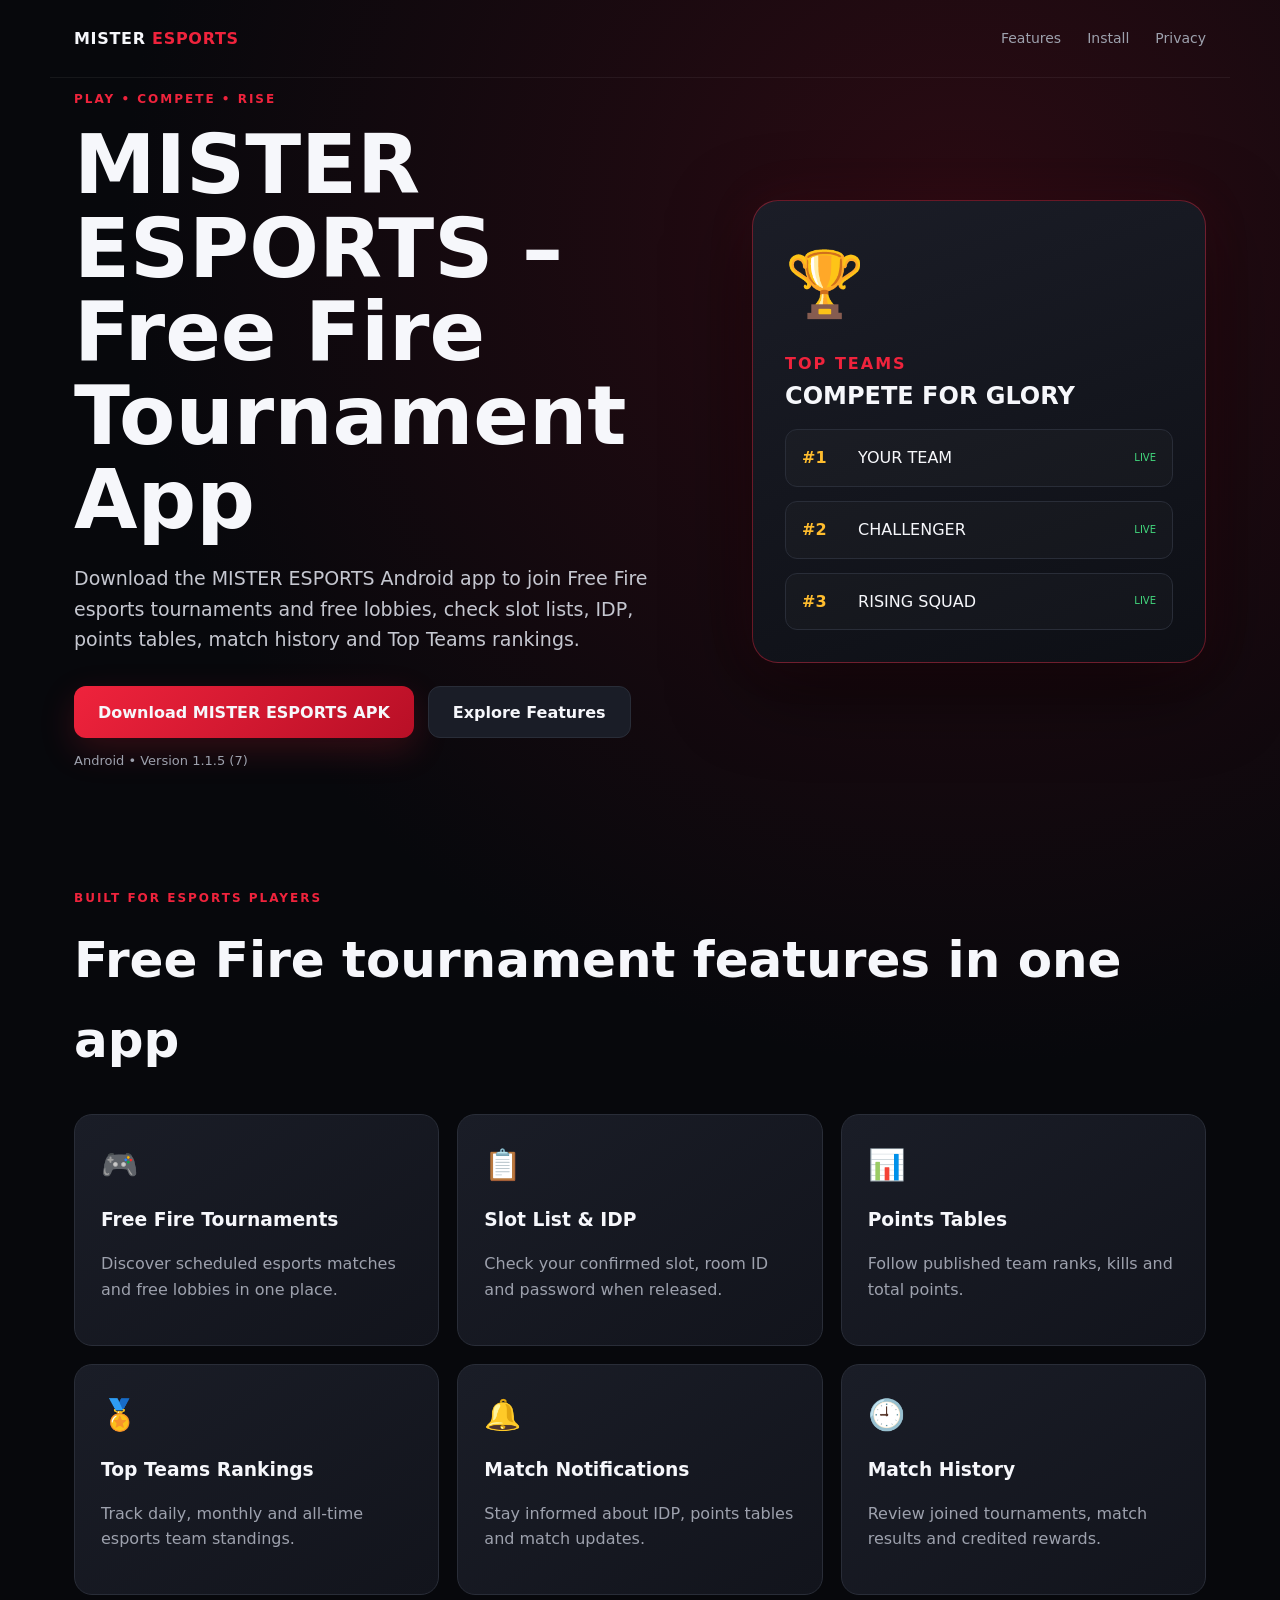
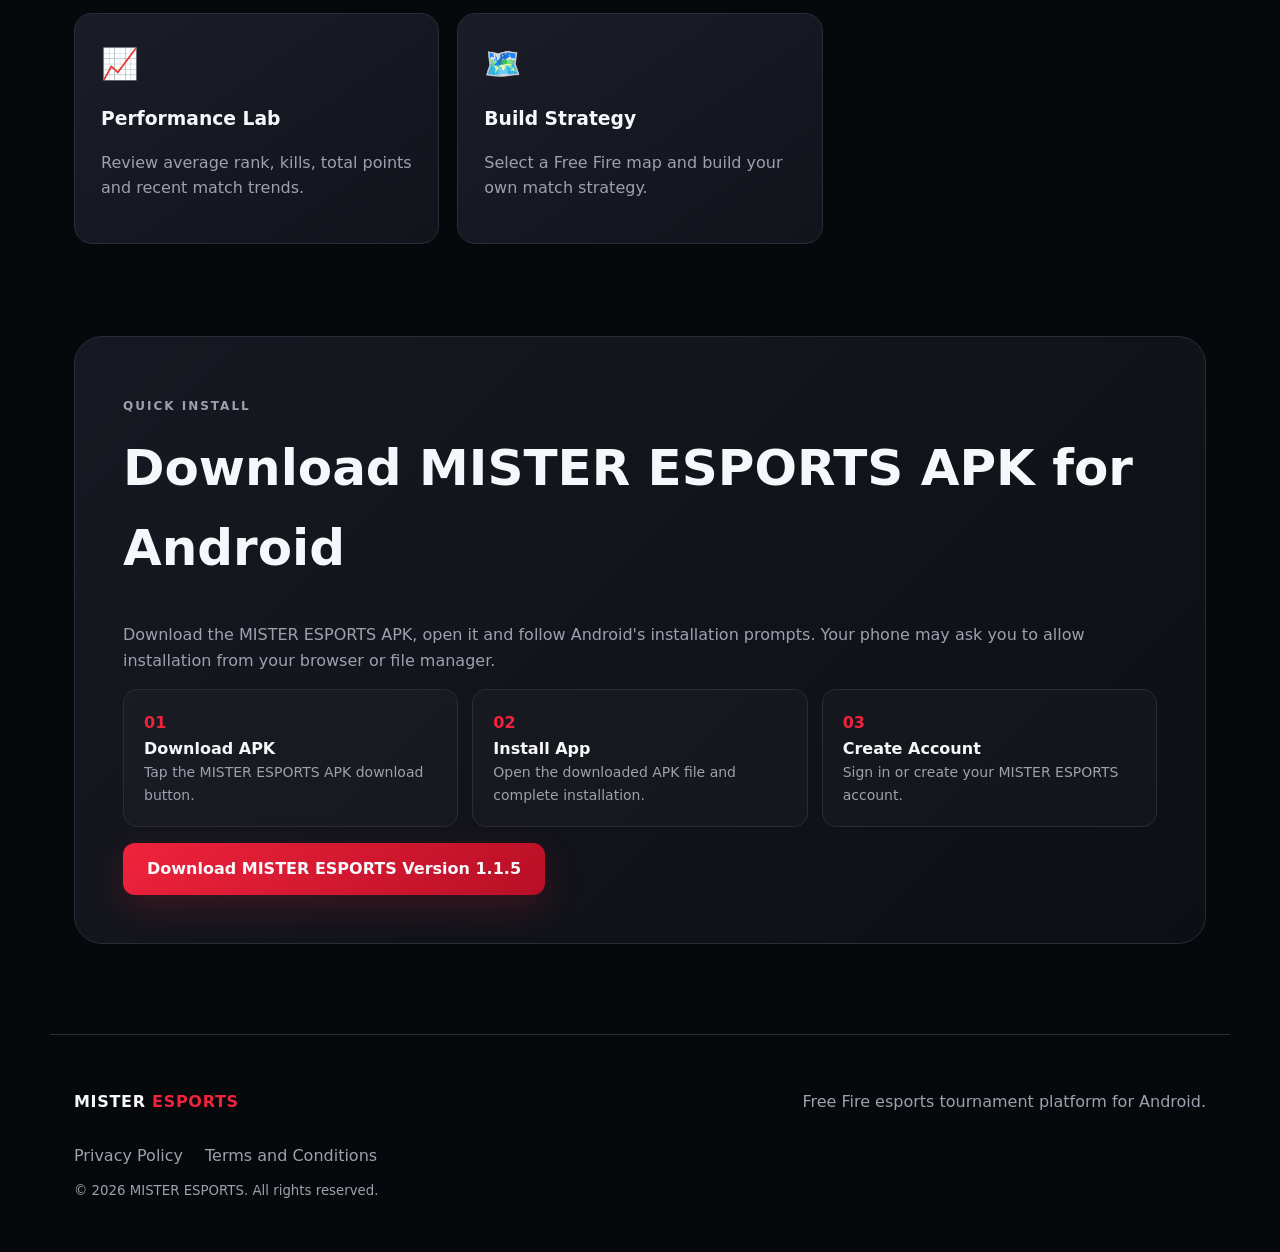
<file: index.html>
<!doctype html>
<html lang="en-IN">
<head>
  <meta charset="utf-8">
  <meta name="viewport" content="width=device-width, initial-scale=1">

  <title>MISTER ESPORTS – Free Fire Tournament App | Download APK</title>

  <meta
    name="description"
    content="Download MISTER ESPORTS, a Free Fire esports tournament app for joining tournaments and free lobbies, checking slot lists, IDP, points tables, match history, notifications and Top Teams rankings."
  >

  <meta
    name="robots"
    content="index, follow, max-image-preview:large"
  >

  <meta name="theme-color" content="#090a0f">

  <meta
    name="google-site-verification"
    content="hmisp81DA05zKtKufRQq5L-88odrmJgeq0JaAe7AoQw"
  >

  <link
    rel="canonical"
    href="https://misteresports.github.io/"
  >

  <meta property="og:type" content="website">
  <meta property="og:site_name" content="MISTER ESPORTS">

  <meta
    property="og:title"
    content="MISTER ESPORTS – Free Fire Tournament App"
  >

  <meta
    property="og:description"
    content="Join Free Fire esports tournaments, check slot lists, IDP, points tables, match history and Top Teams rankings."
  >

  <meta
    property="og:url"
    content="https://misteresports.github.io/"
  >

  <meta name="twitter:card" content="summary">

  <meta
    name="twitter:title"
    content="MISTER ESPORTS – Free Fire Tournament App"
  >

  <meta
    name="twitter:description"
    content="Download the MISTER ESPORTS Android app for Free Fire tournaments, free lobbies, points tables, IDP and team rankings."
  >

  <script type="application/ld+json">
  {
    "@context": "https://schema.org",
    "@type": "SoftwareApplication",
    "name": "MISTER ESPORTS",
    "alternateName": "Mr. eSports",
    "url": "https://misteresports.github.io/",
    "downloadUrl": "https://drive.google.com/uc?export=download&id=10vI3FDFurtkKhWZvtRZHJzMaPY7ufnoO",
    "operatingSystem": "Android",
    "applicationCategory": "GameApplication",
    "description": "MISTER ESPORTS is a Free Fire esports tournament app for joining tournaments, checking slot lists, IDP, points tables, match history, notifications and Top Teams rankings.",
    "offers": {
      "@type": "Offer",
      "price": "0",
      "priceCurrency": "INR"
    }
  }
  </script>

  <link rel="stylesheet" href="styles.css">
</head>

<body>
  <header class="nav">
    <a class="brand" href="index.html">
      <span>MISTER <b>ESPORTS</b></span>
    </a>

    <nav>
      <a href="#features">Features</a>
      <a href="#install">Install</a>
      <a href="privacy.html">Privacy</a>
    </nav>
  </header>

  <main>
    <section class="hero">
      <div class="hero-copy">
        <p class="eyebrow">PLAY • COMPETE • RISE</p>

        <h1>MISTER ESPORTS – Free Fire Tournament App</h1>

        <p class="lead">
          Download the MISTER ESPORTS Android app to join Free Fire esports
          tournaments and free lobbies, check slot lists, IDP, points tables,
          match history and Top Teams rankings.
        </p>

        <div class="actions">
          <a
            class="button primary"
            href="https://drive.google.com/uc?export=download&id=10vI3FDFurtkKhWZvtRZHJzMaPY7ufnoO"
          >
            Download MISTER ESPORTS APK
          </a>

          <a class="button secondary" href="#features">
            Explore Features
          </a>
        </div>

        <p class="version">Android • Version 1.1.5 (7)</p>
      </div>

      <div class="hero-card">
        <div class="trophy">🏆</div>

        <p>TOP TEAMS</p>
        <strong>COMPETE FOR GLORY</strong>

        <div class="rank">
          <span>#1</span>
          <span>YOUR TEAM</span>
          <i>LIVE</i>
        </div>

        <div class="rank">
          <span>#2</span>
          <span>CHALLENGER</span>
          <i>LIVE</i>
        </div>

        <div class="rank">
          <span>#3</span>
          <span>RISING SQUAD</span>
          <i>LIVE</i>
        </div>
      </div>
    </section>

    <section id="features" class="section">
      <p class="eyebrow">BUILT FOR ESPORTS PLAYERS</p>

      <h2>Free Fire tournament features in one app</h2>

      <div class="grid">
        <article>
          <span>🎮</span>
          <h3>Free Fire Tournaments</h3>
          <p>
            Discover scheduled esports matches and free lobbies in one place.
          </p>
        </article>

        <article>
          <span>📋</span>
          <h3>Slot List &amp; IDP</h3>
          <p>
            Check your confirmed slot, room ID and password when released.
          </p>
        </article>

        <article>
          <span>📊</span>
          <h3>Points Tables</h3>
          <p>
            Follow published team ranks, kills and total points.
          </p>
        </article>

        <article>
          <span>🏅</span>
          <h3>Top Teams Rankings</h3>
          <p>
            Track daily, monthly and all-time esports team standings.
          </p>
        </article>

        <article>
          <span>🔔</span>
          <h3>Match Notifications</h3>
          <p>
            Stay informed about IDP, points tables and match updates.
          </p>
        </article>

        <article>
          <span>🕘</span>
          <h3>Match History</h3>
          <p>
            Review joined tournaments, match results and credited rewards.
          </p>
        </article>

        <article>
          <span>📈</span>
          <h3>Performance Lab</h3>
          <p>
            Review average rank, kills, total points and recent match trends.
          </p>
        </article>

        <article>
          <span>🗺️</span>
          <h3>Build Strategy</h3>
          <p>
            Select a Free Fire map and build your own match strategy.
          </p>
        </article>
      </div>
    </section>

    <section id="install" class="section install">
      <div>
        <p class="eyebrow">QUICK INSTALL</p>

        <h2>Download MISTER ESPORTS APK for Android</h2>

        <p>
          Download the MISTER ESPORTS APK, open it and follow Android's
          installation prompts. Your phone may ask you to allow installation
          from your browser or file manager.
        </p>
      </div>

      <ol>
        <li>
          <b>Download APK</b>
          <span>Tap the MISTER ESPORTS APK download button.</span>
        </li>

        <li>
          <b>Install App</b>
          <span>Open the downloaded APK file and complete installation.</span>
        </li>

        <li>
          <b>Create Account</b>
          <span>Sign in or create your MISTER ESPORTS account.</span>
        </li>
      </ol>

      <a
        class="button primary"
        href="https://drive.google.com/uc?export=download&id=10vI3FDFurtkKhWZvtRZHJzMaPY7ufnoO"
      >
        Download MISTER ESPORTS Version 1.1.5
      </a>
    </section>
  </main>

  <footer>
    <div class="brand">
      <span>MISTER <b>ESPORTS</b></span>
    </div>

    <p>Free Fire esports tournament platform for Android.</p>

    <div>
      <a href="privacy.html">Privacy Policy</a>
      <a href="terms.html">Terms and Conditions</a>
    </div>

    <small>
      © 2026 MISTER ESPORTS. All rights reserved.
    </small>
  </footer>
</body>
</html>
</file>
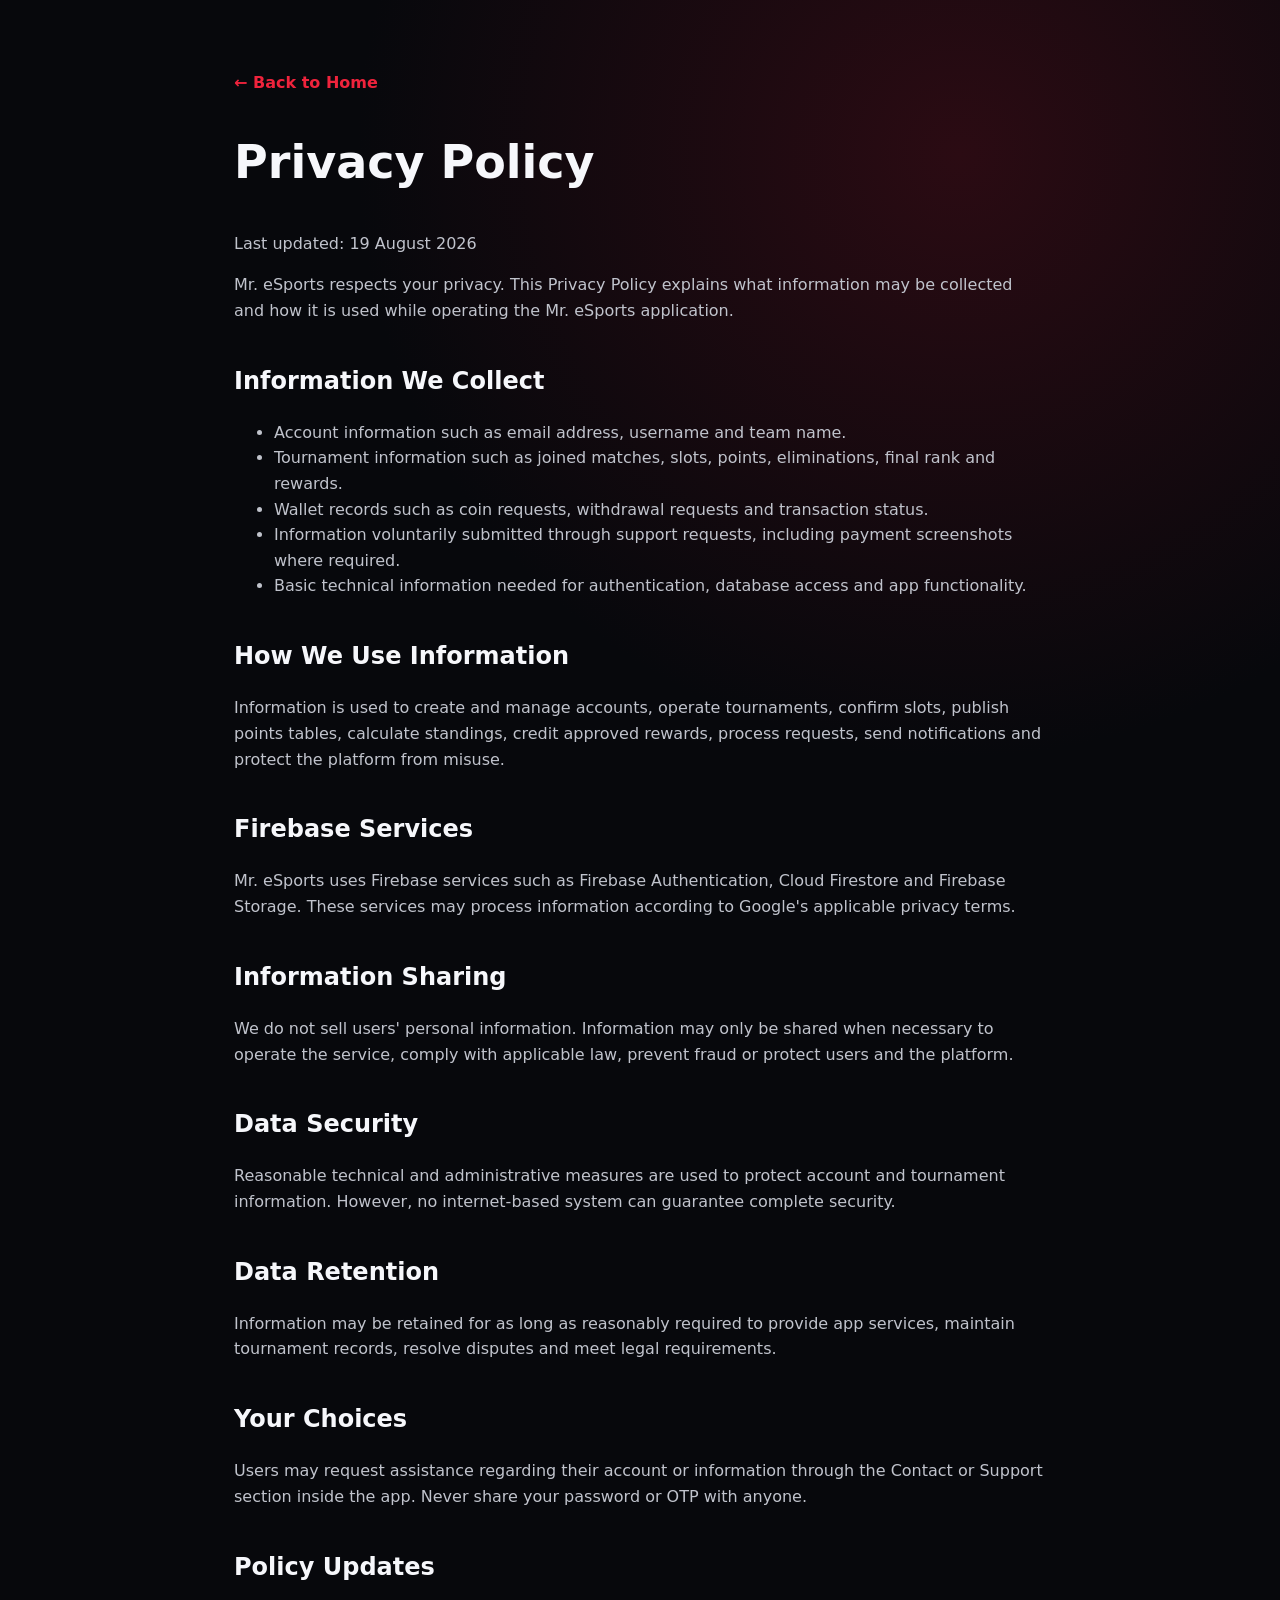
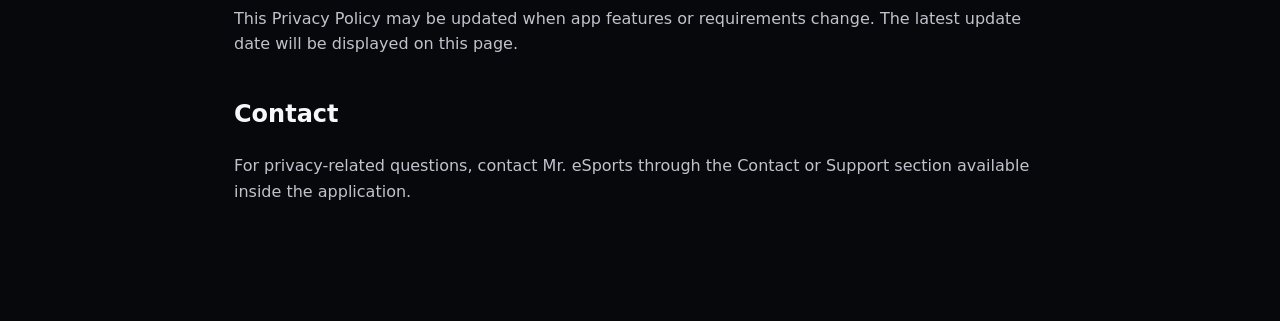
<file: privacy.html>
<!doctype html>
<html lang="en">
<head>
  <meta charset="utf-8">
  <meta name="viewport" content="width=device-width, initial-scale=1">

  <title>Privacy Policy — Mr. eSports</title>

  <meta
    name="description"
    content="Privacy Policy for the Mr. eSports application."
  >

  <link rel="stylesheet" href="styles.css">
</head>

<body>
  <main class="legal">
    <a class="back" href="index.html">← Back to Home</a>

    <h1>Privacy Policy</h1>

    <p>Last updated: 19 August 2026</p>

    <p>
      Mr. eSports respects your privacy. This Privacy Policy explains what
      information may be collected and how it is used while operating the
      Mr. eSports application.
    </p>

    <h2>Information We Collect</h2>

    <ul>
      <li>
        Account information such as email address, username and team name.
      </li>

      <li>
        Tournament information such as joined matches, slots, points,
        eliminations, final rank and rewards.
      </li>

      <li>
        Wallet records such as coin requests, withdrawal requests and
        transaction status.
      </li>

      <li>
        Information voluntarily submitted through support requests,
        including payment screenshots where required.
      </li>

      <li>
        Basic technical information needed for authentication, database
        access and app functionality.
      </li>
    </ul>

    <h2>How We Use Information</h2>

    <p>
      Information is used to create and manage accounts, operate
      tournaments, confirm slots, publish points tables, calculate
      standings, credit approved rewards, process requests, send
      notifications and protect the platform from misuse.
    </p>

    <h2>Firebase Services</h2>

    <p>
      Mr. eSports uses Firebase services such as Firebase Authentication,
      Cloud Firestore and Firebase Storage. These services may process
      information according to Google's applicable privacy terms.
    </p>

    <h2>Information Sharing</h2>

    <p>
      We do not sell users' personal information. Information may only be
      shared when necessary to operate the service, comply with applicable
      law, prevent fraud or protect users and the platform.
    </p>

    <h2>Data Security</h2>

    <p>
      Reasonable technical and administrative measures are used to protect
      account and tournament information. However, no internet-based system
      can guarantee complete security.
    </p>

    <h2>Data Retention</h2>

    <p>
      Information may be retained for as long as reasonably required to
      provide app services, maintain tournament records, resolve disputes
      and meet legal requirements.
    </p>

    <h2>Your Choices</h2>

    <p>
      Users may request assistance regarding their account or information
      through the Contact or Support section inside the app. Never share
      your password or OTP with anyone.
    </p>

    <h2>Policy Updates</h2>

    <p>
      This Privacy Policy may be updated when app features or requirements
      change. The latest update date will be displayed on this page.
    </p>

    <h2>Contact</h2>

    <p>
      For privacy-related questions, contact Mr. eSports through the
      Contact or Support section available inside the application.
    </p>
  </main>
</body>
</html>
</file>
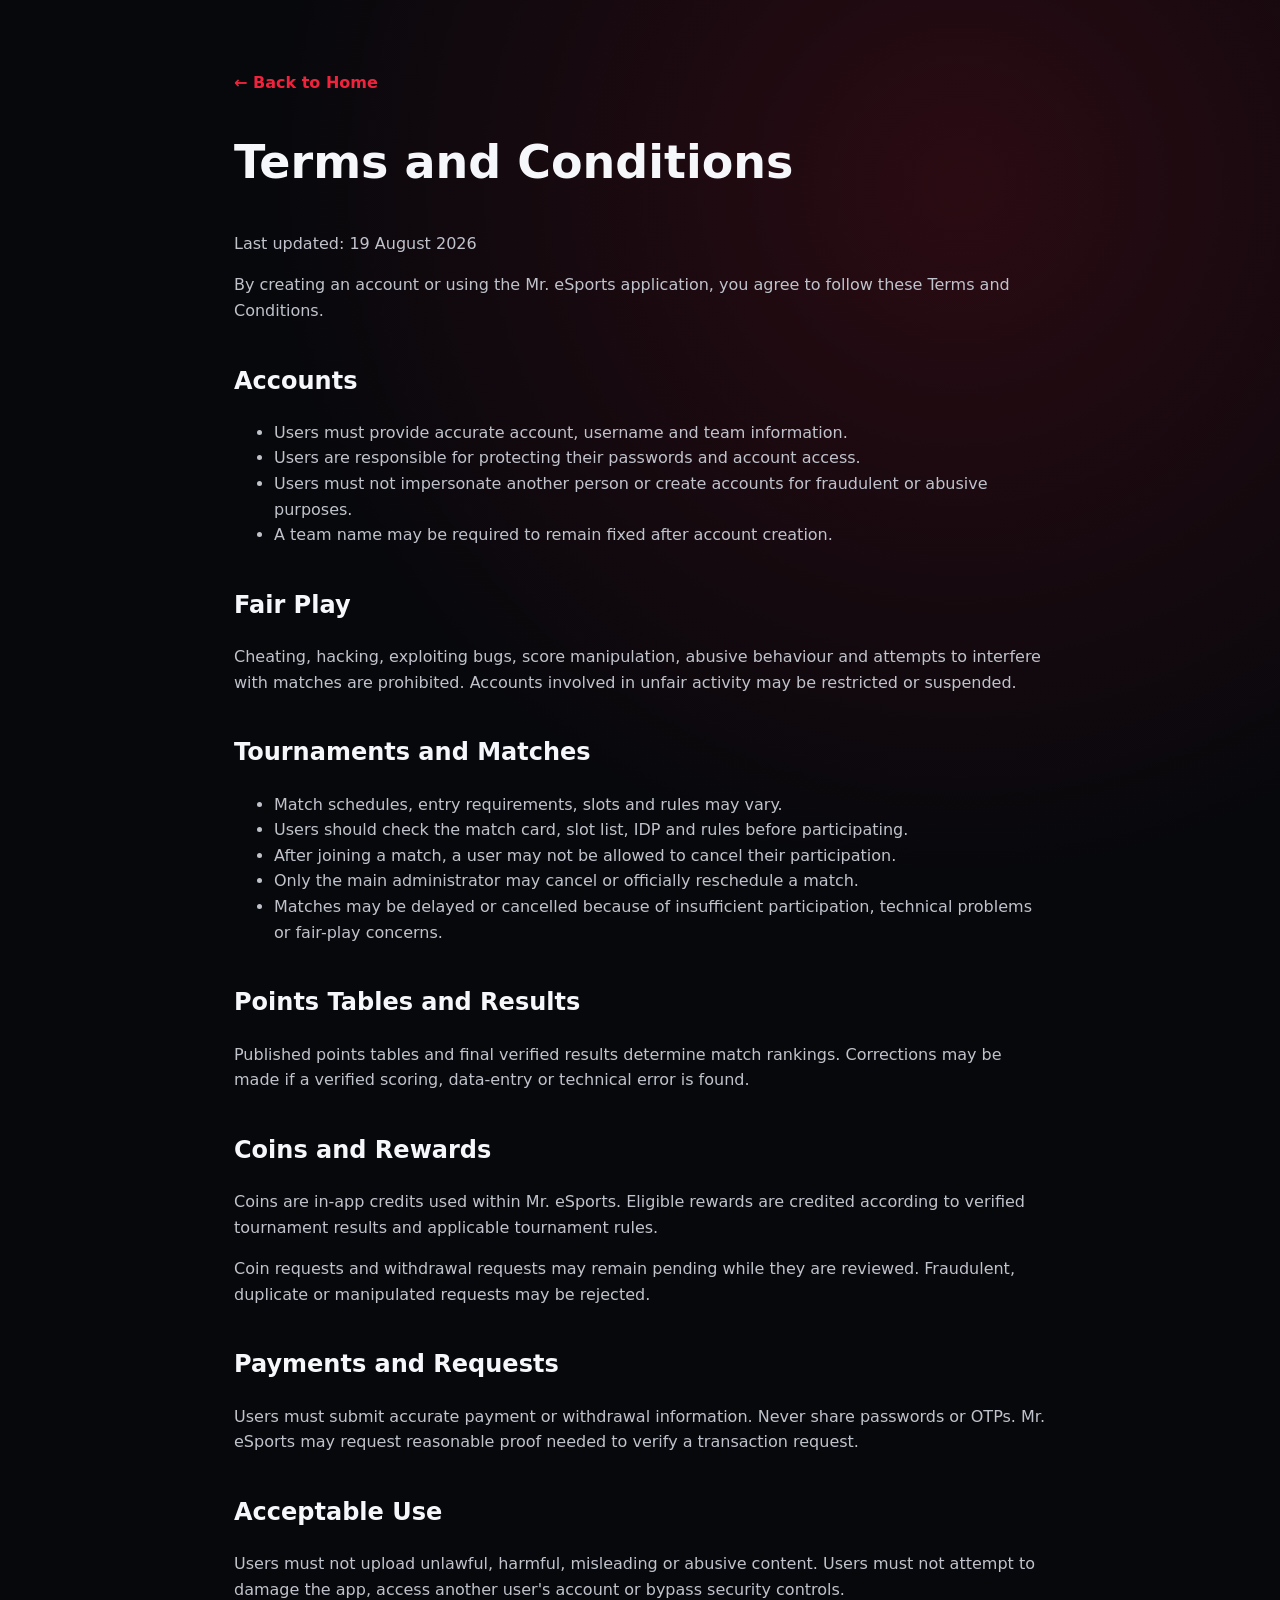
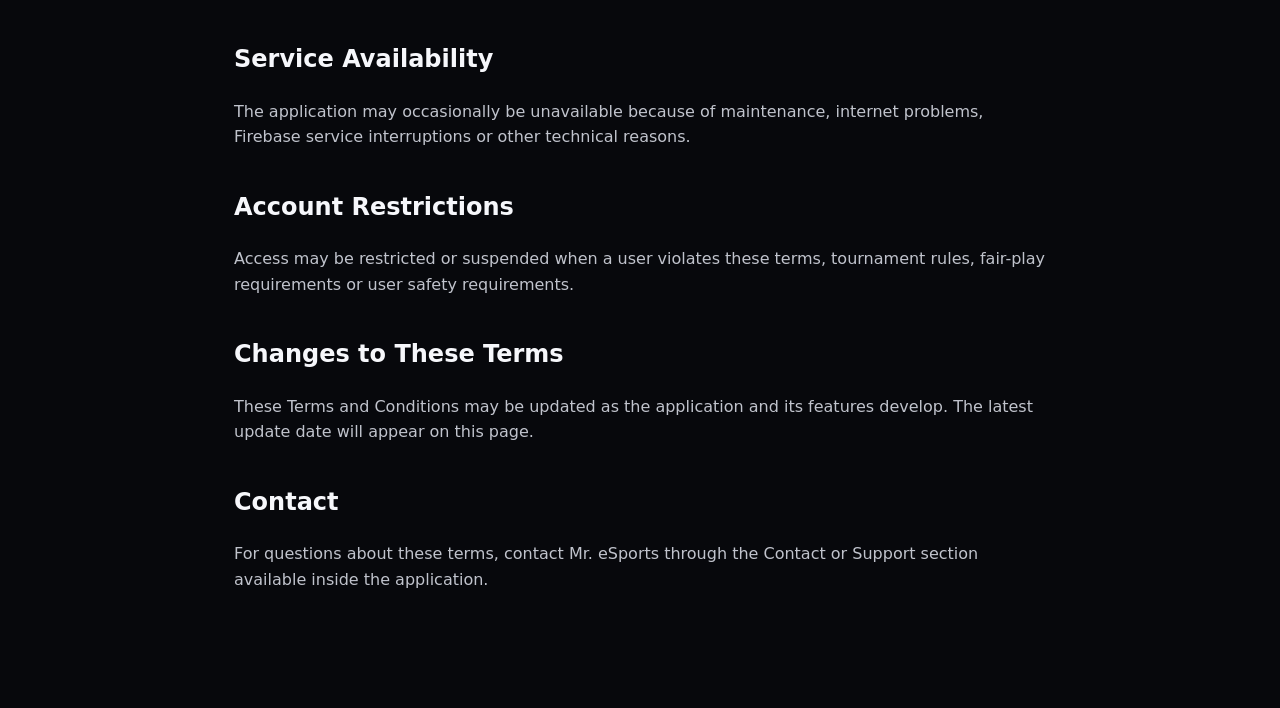
<file: terms.html>
<!doctype html>
<html lang="en">
<head>
  <meta charset="utf-8">
  <meta name="viewport" content="width=device-width, initial-scale=1">

  <title>Terms and Conditions — Mr. eSports</title>

  <meta
    name="description"
    content="Terms and Conditions for the Mr. eSports application."
  >

  <link rel="stylesheet" href="styles.css">
</head>

<body>
  <main class="legal">
    <a class="back" href="index.html">← Back to Home</a>

    <h1>Terms and Conditions</h1>

    <p>Last updated: 19 August 2026</p>

    <p>
      By creating an account or using the Mr. eSports application, you
      agree to follow these Terms and Conditions.
    </p>

    <h2>Accounts</h2>

    <ul>
      <li>
        Users must provide accurate account, username and team information.
      </li>

      <li>
        Users are responsible for protecting their passwords and account
        access.
      </li>

      <li>
        Users must not impersonate another person or create accounts for
        fraudulent or abusive purposes.
      </li>

      <li>
        A team name may be required to remain fixed after account creation.
      </li>
    </ul>

    <h2>Fair Play</h2>

    <p>
      Cheating, hacking, exploiting bugs, score manipulation, abusive
      behaviour and attempts to interfere with matches are prohibited.
      Accounts involved in unfair activity may be restricted or suspended.
    </p>

    <h2>Tournaments and Matches</h2>

    <ul>
      <li>
        Match schedules, entry requirements, slots and rules may vary.
      </li>

      <li>
        Users should check the match card, slot list, IDP and rules before
        participating.
      </li>

      <li>
        After joining a match, a user may not be allowed to cancel their
        participation.
      </li>

      <li>
        Only the main administrator may cancel or officially reschedule a
        match.
      </li>

      <li>
        Matches may be delayed or cancelled because of insufficient
        participation, technical problems or fair-play concerns.
      </li>
    </ul>

    <h2>Points Tables and Results</h2>

    <p>
      Published points tables and final verified results determine match
      rankings. Corrections may be made if a verified scoring, data-entry
      or technical error is found.
    </p>

    <h2>Coins and Rewards</h2>

    <p>
      Coins are in-app credits used within Mr. eSports. Eligible rewards
      are credited according to verified tournament results and applicable
      tournament rules.
    </p>

    <p>
      Coin requests and withdrawal requests may remain pending while they
      are reviewed. Fraudulent, duplicate or manipulated requests may be
      rejected.
    </p>

    <h2>Payments and Requests</h2>

    <p>
      Users must submit accurate payment or withdrawal information. Never
      share passwords or OTPs. Mr. eSports may request reasonable proof
      needed to verify a transaction request.
    </p>

    <h2>Acceptable Use</h2>

    <p>
      Users must not upload unlawful, harmful, misleading or abusive
      content. Users must not attempt to damage the app, access another
      user's account or bypass security controls.
    </p>

    <h2>Service Availability</h2>

    <p>
      The application may occasionally be unavailable because of
      maintenance, internet problems, Firebase service interruptions or
      other technical reasons.
    </p>

    <h2>Account Restrictions</h2>

    <p>
      Access may be restricted or suspended when a user violates these
      terms, tournament rules, fair-play requirements or user safety
      requirements.
    </p>

    <h2>Changes to These Terms</h2>

    <p>
      These Terms and Conditions may be updated as the application and its
      features develop. The latest update date will appear on this page.
    </p>

    <h2>Contact</h2>

    <p>
      For questions about these terms, contact Mr. eSports through the
      Contact or Support section available inside the application.
    </p>
  </main>
</body>
</html>
</file>
<file: styles.css>
:root{--bg:#07080c;--surface:#12141c;--surface2:#1a1d27;--red:#ef233c;--red2:#b80f26;--text:#f6f7fb;--muted:#9da1ad;--line:#292d38;--green:#42d77d;--gold:#ffbd2e}*{box-sizing:border-box}html{scroll-behavior:smooth}body{margin:0;background:radial-gradient(circle at 75% 8%,#2b0b13 0,transparent 30%),var(--bg);color:var(--text);font-family:Inter,ui-sans-serif,system-ui,-apple-system,"Segoe UI",sans-serif;line-height:1.6}a{color:inherit;text-decoration:none}.nav{height:78px;max-width:1180px;margin:auto;padding:0 24px;display:flex;align-items:center;justify-content:space-between;border-bottom:1px solid #ffffff0f}.brand{display:flex;align-items:center;gap:10px;font-weight:900;letter-spacing:.7px}.brand b{color:var(--red)}.mark{display:grid;place-items:center;width:42px;height:42px;background:linear-gradient(145deg,var(--red),#7c0718);border-radius:12px;box-shadow:0 0 25px #ef233c55;font-size:14px}.nav nav{display:flex;gap:26px;color:var(--muted);font-size:14px}.nav a:hover,footer a:hover{color:var(--red)}main{max-width:1180px;margin:auto;padding:0 24px}.hero{min-height:680px;display:grid;grid-template-columns:1.15fr .85fr;gap:64px;align-items:center}.eyebrow{color:var(--red);font-weight:900;letter-spacing:2px;font-size:12px}.hero h1{font-size:clamp(44px,7vw,82px);line-height:1.02;margin:14px 0 22px;max-width:760px}.lead{color:#c5c7d0;font-size:19px;max-width:650px}.actions{display:flex;gap:14px;flex-wrap:wrap;margin-top:32px}.button{display:inline-flex;justify-content:center;align-items:center;min-height:52px;padding:0 24px;border-radius:12px;font-weight:900}.primary{background:linear-gradient(135deg,var(--red),var(--red2));box-shadow:0 12px 35px #ef233c30}.primary:hover{transform:translateY(-2px)}.secondary{background:var(--surface2);border:1px solid var(--line)}.version{color:var(--muted);font-size:13px}.hero-card{background:linear-gradient(160deg,#1b1d27,#0d0f15);border:1px solid #ef233c66;border-radius:26px;padding:32px;box-shadow:0 25px 80px #0008,0 0 50px #ef233c18}.trophy{font-size:64px}.hero-card>p{color:var(--red);letter-spacing:2px;font-weight:900;margin-bottom:0}.hero-card>strong{font-size:24px}.rank{margin-top:14px;padding:15px 16px;border:1px solid var(--line);background:#ffffff05;border-radius:12px;display:grid;grid-template-columns:44px 1fr auto;gap:12px;align-items:center}.rank span:first-child{color:var(--gold);font-weight:900}.rank i{font-size:10px;color:var(--green);font-style:normal}.section{padding:92px 0}.section h2{font-size:clamp(32px,5vw,50px);margin:8px 0 34px}.grid{display:grid;grid-template-columns:repeat(3,1fr);gap:18px}.grid article{background:linear-gradient(145deg,var(--surface2),var(--surface));border:1px solid var(--line);border-radius:18px;padding:26px;min-height:190px}.grid article span{font-size:30px}.grid h3{margin:16px 0 6px}.grid p,.install p{color:var(--muted)}.install{border:1px solid var(--line);background:linear-gradient(135deg,#171922,#0d0f14);border-radius:28px;padding:48px;margin-bottom:90px}.install ol{display:grid;grid-template-columns:repeat(3,1fr);gap:14px;padding:0;list-style:none;counter-reset:item}.install li{counter-increment:item;background:#ffffff05;border:1px solid var(--line);border-radius:14px;padding:20px;display:flex;flex-direction:column}.install li:before{content:"0" counter(item);color:var(--red);font-weight:900}.install li span{color:var(--muted);font-size:14px}footer{max-width:1180px;margin:auto;padding:38px 24px 50px;border-top:1px solid var(--line);display:grid;grid-template-columns:1fr auto;gap:12px;color:var(--muted)}footer .brand{color:var(--text)}footer div:nth-of-type(2){display:flex;gap:22px}footer small{grid-column:1/-1}.legal{max-width:860px;margin:auto;padding:70px 24px 100px}.legal h1{font-size:46px}.legal h2{margin-top:38px}.legal p,.legal li{color:#c0c3cc}.legal .back{color:var(--red);font-weight:800}@media(max-width:800px){.nav nav{display:none}.hero{grid-template-columns:1fr;padding:80px 0}.hero-card{display:none}.grid,.install ol{grid-template-columns:1fr}.section{padding:65px 0}.install{padding:28px}footer{grid-template-columns:1fr}footer small{grid-column:auto}}
</file>
